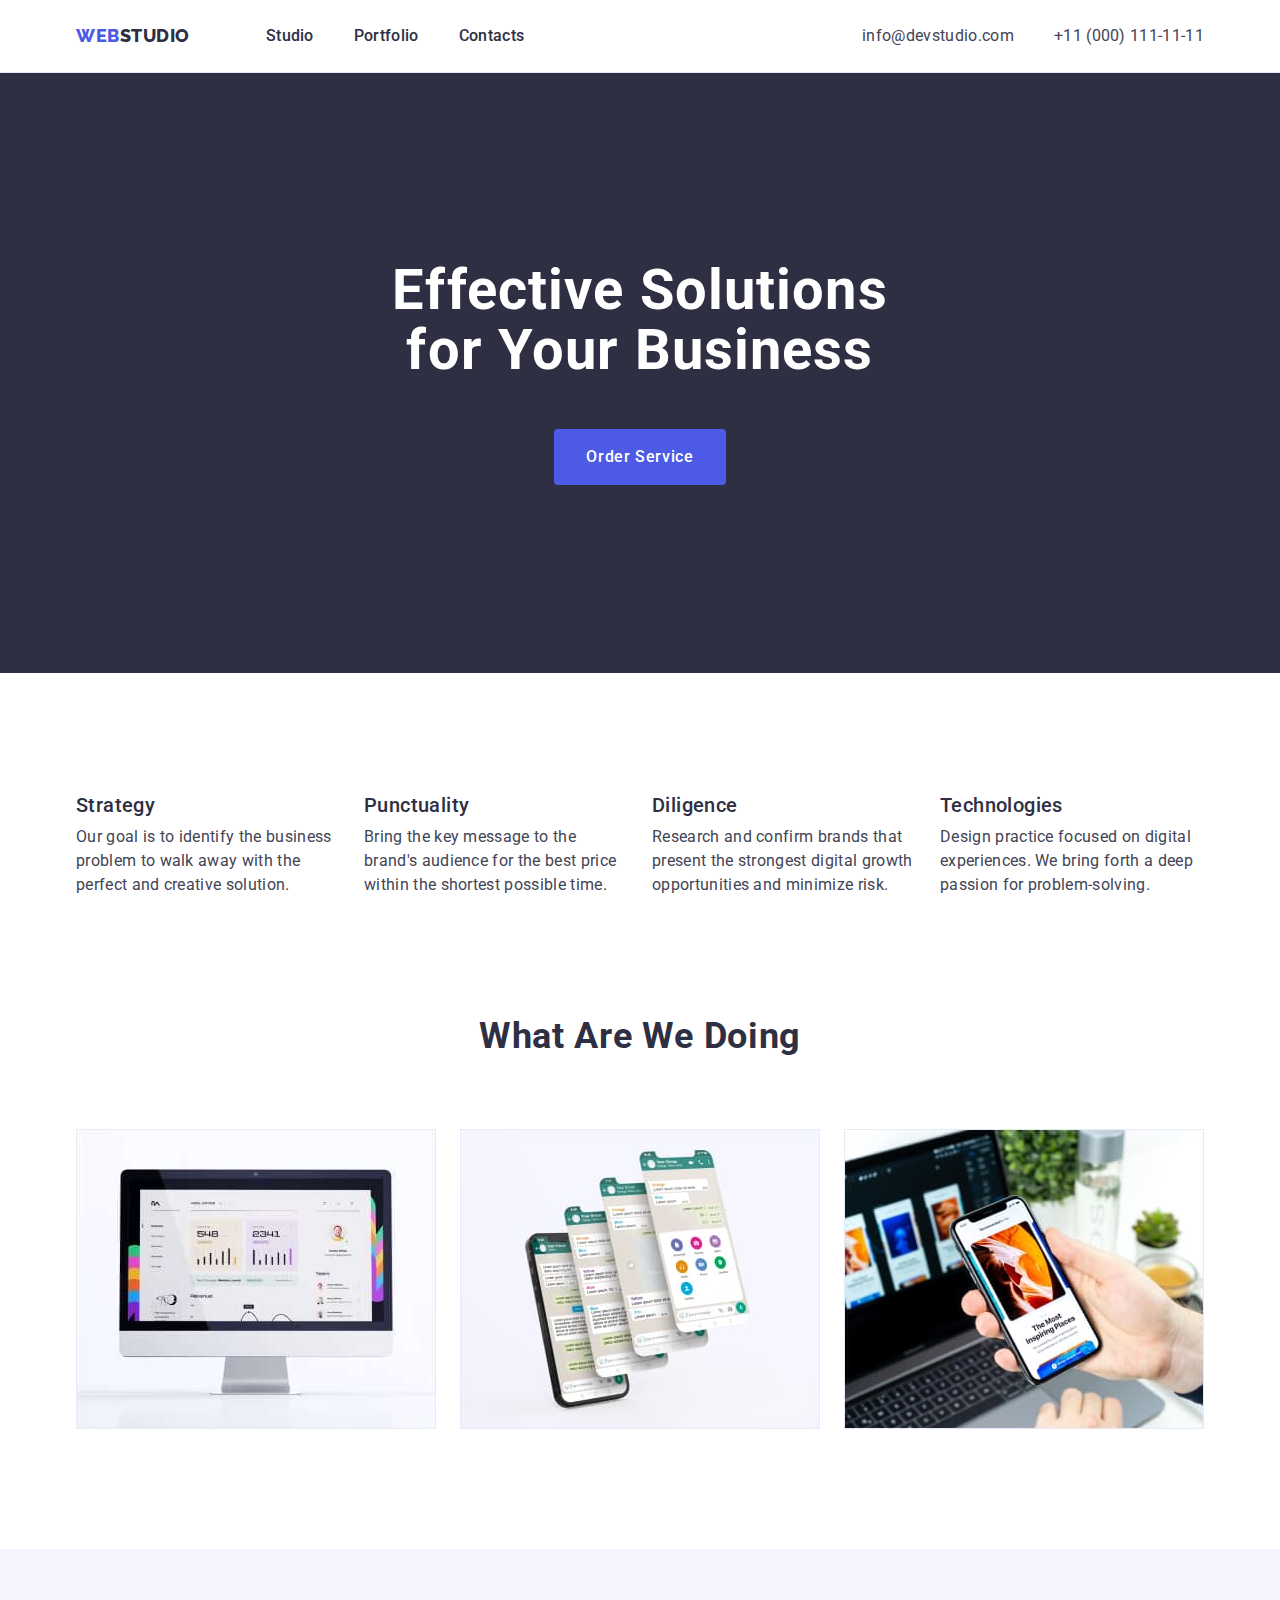
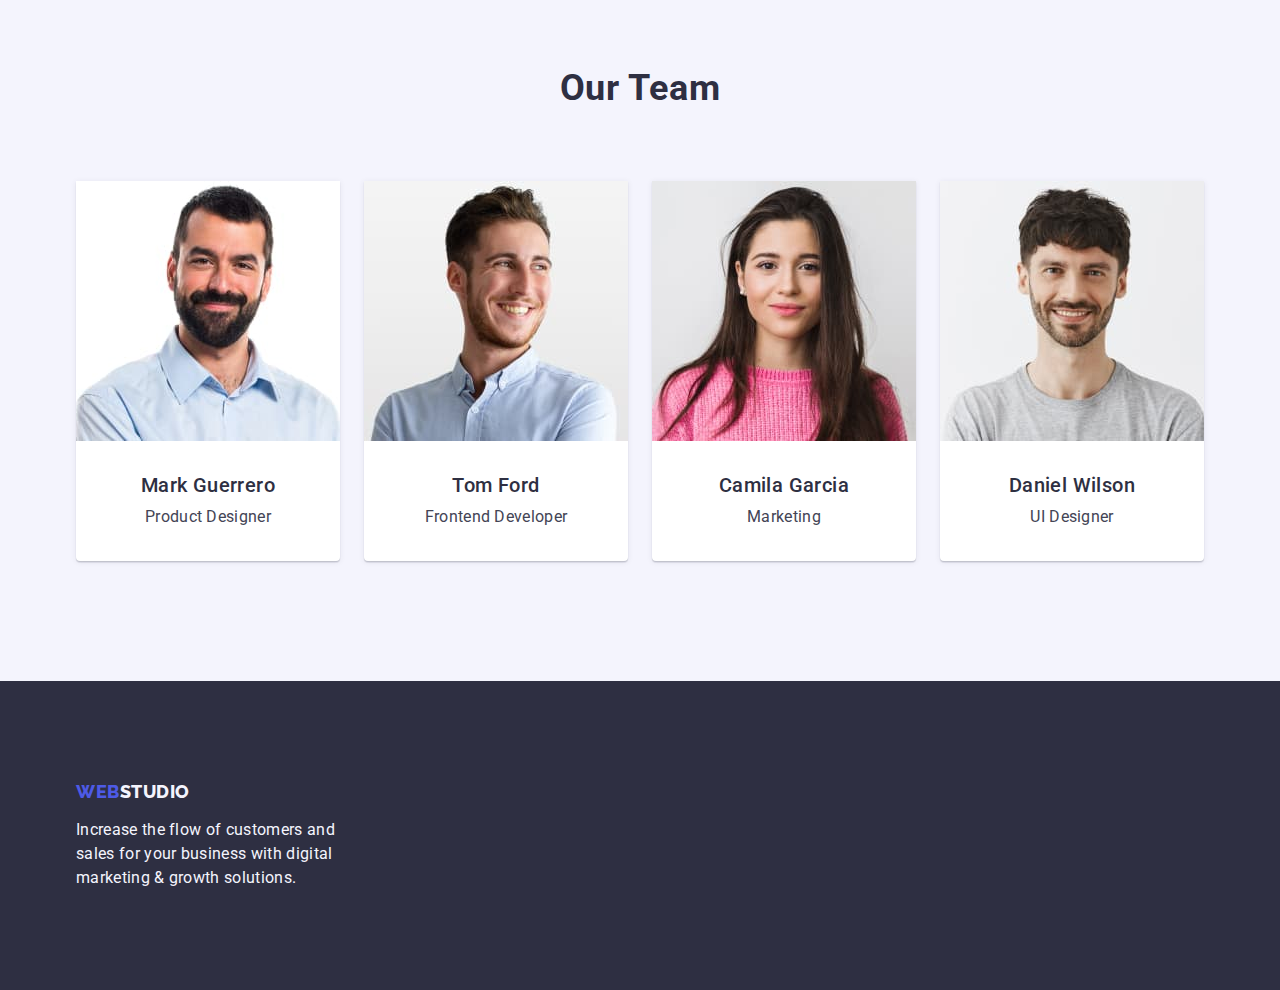
<file: index.html>
<!DOCTYPE html>
<html lang="en">
  <head>
    <meta charset="UTF-8" />
    <meta http-equiv="X-UA-Compatible" content="IE=edge" />
    <meta name="viewport" content="width=device-width, initial-scale=1.0" />
    <link rel="preconnect" href="https://fonts.googleapis.com" />
    <link rel="preconnect" href="https://fonts.gstatic.com" crossorigin />
    <link
      rel="stylesheet"
      href="https://cdn.jsdelivr.net/npm/modern-normalize@1.1.0/modern-normalize.min.css"
    />
    <link
      href="https://fonts.googleapis.com/css2?family=Raleway:wght@800&family=Roboto:wght@400;500;700;900&display=swap"
      rel="stylesheet"
    />
    <link rel="stylesheet" href="./css/styles.css" />
    <title>WebStudio</title>
  </head>
  <body>
    <!-- Шапка сторінки -->
    <header class="header">
      <div class="container header-container">
        <nav class="site-nav">
          <a href="./index.html" class="logo link"
            >Web<span class="main-logo">Studio</span></a
          >
          <!-- Навігація на інші сторінки -->
          <ul class="nav-menu list">
            <li class="menu-link">
              <a class="link-item link" href="./index.html">Studio</a>
            </li>
            <li class="menu-link">
              <a class="link-item link" href="./portfolio.html">Portfolio</a>
            </li>
            <li class="menu-link">
              <a class="link-item link" href="">Contacts</a>
            </li>
          </ul>
        </nav>
        <!-- Контактна інформація -->
        <address class="feedback-menu">
          <ul class="feedback-list list">
            <li class="contacts-mail">
              <a
                class="link feedback feedback-mail"
                href="mailto:info@devstudio.com"
                >info@devstudio.com</a
              >
            </li>
            <li class="contacts-phone">
              <a class="link feedback feedback-tel" href="tel:+110001111111"
                >+11 (000) 111-11-11</a
              >
            </li>
          </ul>
        </address>
      </div>
    </header>
    <!-- Головний контент -->
    <main class="main-content">
      <!-- Перша секція -->
      <section class="section-hero">
        <div class="hero-container container">
          <h1 class="main-title">Effective Solutions for Your Business</h1>
          <button class="main-btn" type="button">Order Service</button>
        </div>
      </section>
      <!-- Друга секція -->
      <section class="about-section section">
        <!-- Примеры работ -->
        <div class="container">
          <h2 class="about-title">About Us</h2>
          <ul class="list-skills list">
            <li class="skill">
              <h3 class="skill-name">Strategy</h3>
              <p class="skill-text">
                Our goal is to identify the business problem to walk away with
                the perfect and creative solution.
              </p>
            </li>
            <li class="skill">
              <h3 class="skill-name">Punctuality</h3>
              <p class="skill-text">
                Bring the key message to the brand's audience for the best price
                within the shortest possible time.
              </p>
            </li>
            <li class="skill">
              <h3 class="skill-name">Diligence</h3>
              <p class="skill-text">
                Research and confirm brands that present the strongest digital
                growth opportunities and minimize risk.
              </p>
            </li>
            <li class="skill">
              <h3 class="skill-name">Technologies</h3>
              <p class="skill-text">
                Design practice focused on digital experiences. We bring forth a
                deep passion for problem-solving.
              </p>
            </li>
          </ul>
        </div>
      </section>
      <!-- Третя секція -->
      <section class="specialization-section section">
        <div class="container">
          <h2 class="minor-title">What are we doing</h2>
          <ul class="specialization-list list">
            <li class="img-special">
              <img src="./images/img-1.jpg" alt="computer" width="360" />
            </li>
            <li class="img-special">
              <img src="./images/img-2.jpg" alt="phone" width="360" />
            </li>
            <li class="img-special">
              <img src="./images/img-3.jpg" alt="computer-phone" width="360" />
            </li>
          </ul>
        </div>
      </section>
      <!-- Четверта секція -->
      <section class="team-section section">
        <div class="container">
          <h2 class="minor-title">Our Team</h2>
          <ul class="team-list list">
            <!-- Mark Guerrero -->
            <li class="team-list-item">
              <img
                src="./images/team-card-1.jpg"
                alt="product designer"
                width="264"
              />
              <div class="name-workers">
                <h3 class="employee-name">Mark Guerrero</h3>
                <p class="job-title">Product Designer</p>
              </div>
            </li>
            <!-- Tom Ford -->
            <li class="team-list-item">
              <img
                src="./images/team-card-2.jpg"
                alt="frontend developer"
                width="264"
              />
              <div class="name-workers">
                <h3 class="employee-name">Tom Ford</h3>
                <p class="job-title">Frontend Developer</p>
              </div>
            </li>
            <!-- Camila Garcia -->
            <li class="team-list-item">
              <img src="./images/team-card-3.jpg" alt="marketing" width="264" />
              <div class="name-workers">
                <h3 class="employee-name">Camila Garcia</h3>
                <p class="job-title">Marketing</p>
              </div>
            </li>
            <!-- Daniel Wilson -->
            <li class="team-list-item">
              <img
                src="./images/team-card-4.jpg"
                alt="UI designer"
                width="264"
              />
              <div class="name-workers">
                <h3 class="employee-name">Daniel Wilson</h3>
                <p class="job-title">UI Designer</p>
              </div>
            </li>
          </ul>
        </div>
      </section>
    </main>
    <!-- Підвал -->
    <footer class="footer">
      <div class="footer-container container">
        <a href="./index.html" class="logo main-logo-footer link"
          >Web<span class="footer-logo-right">Studio</span></a
        >
        <p class="footer-text">
          Increase the flow of customers and sales for your business with
          digital marketing & growth solutions.
        </p>
      </div>
    </footer>
  </body>
</html>
</file>
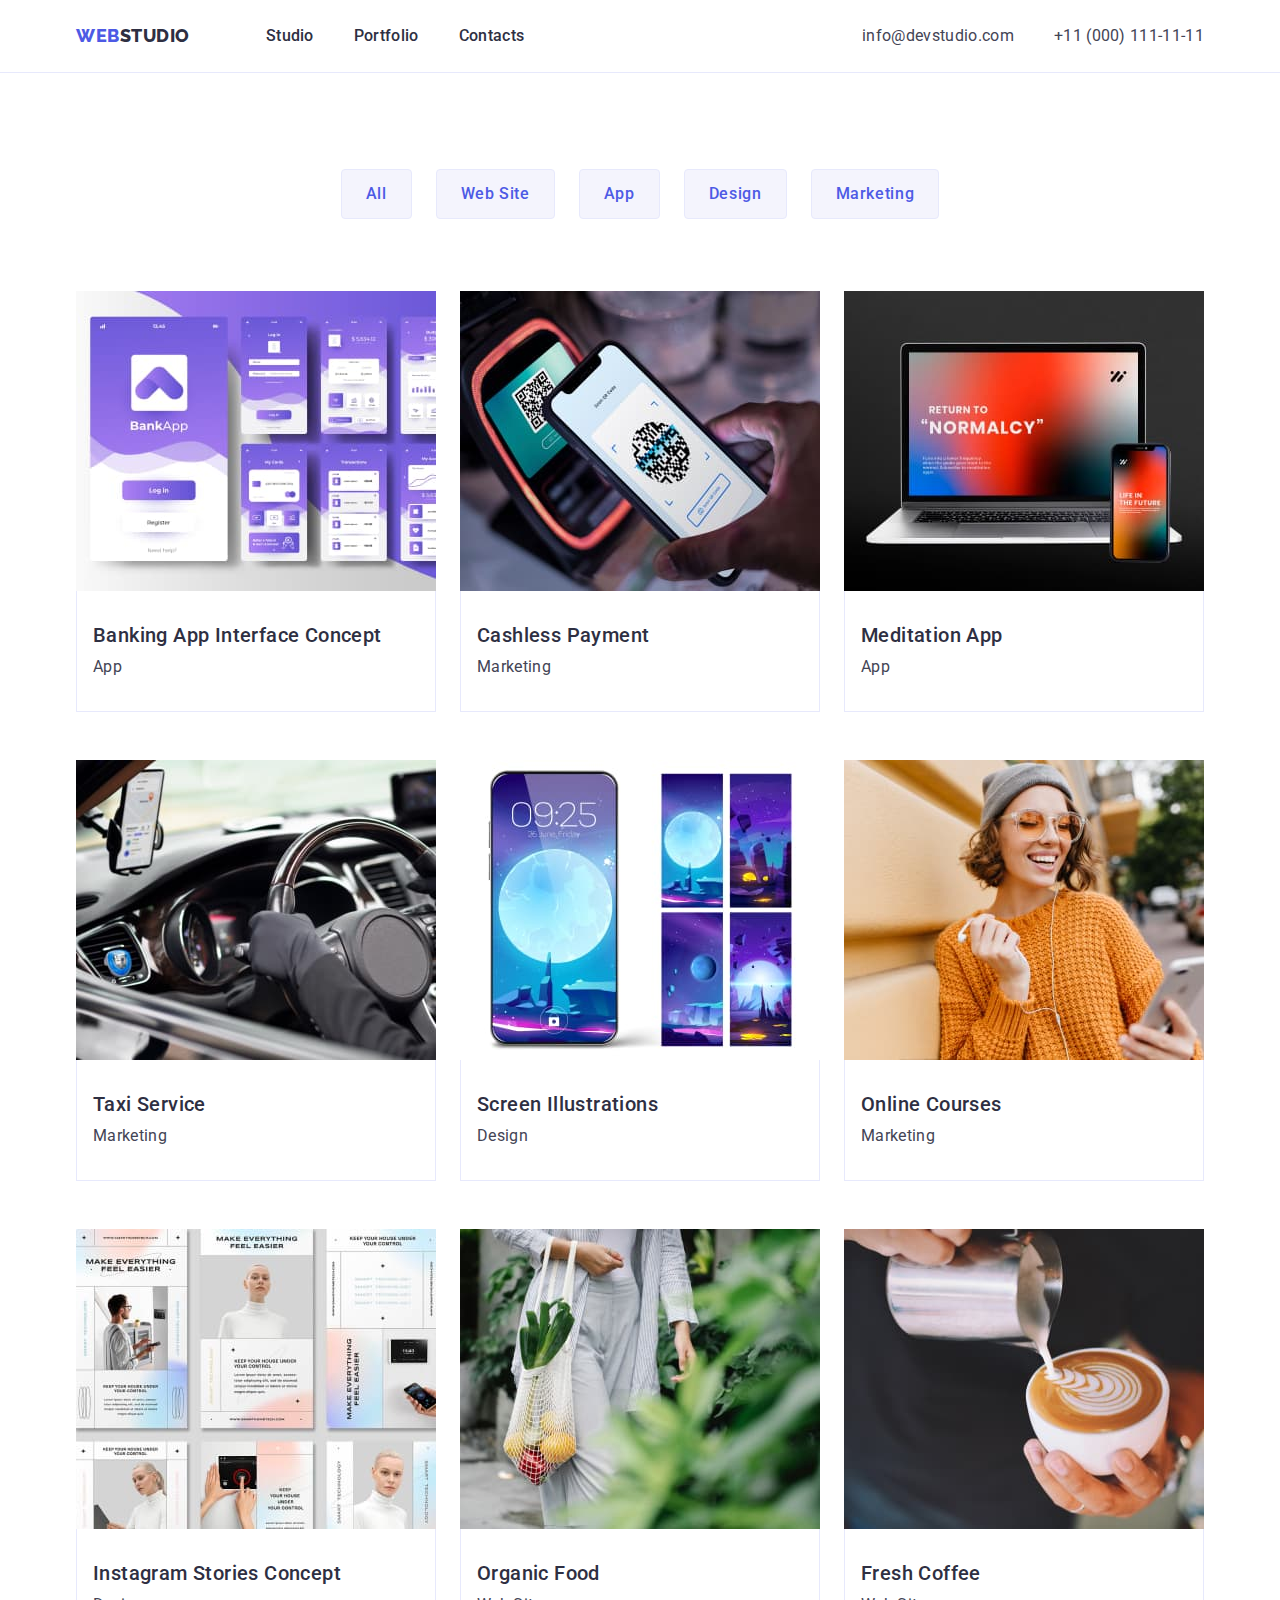
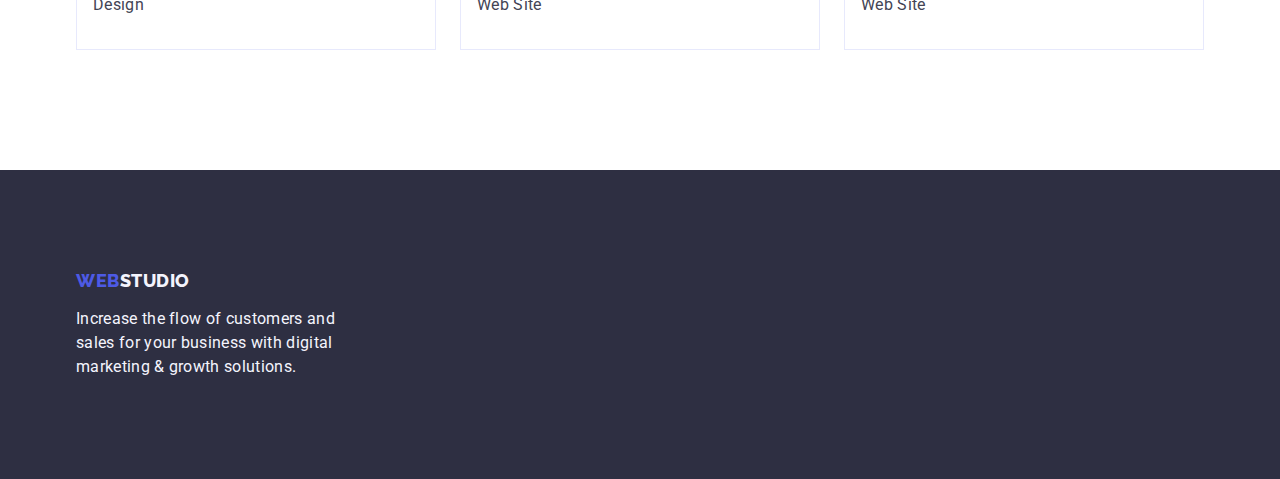
<file: portfolio.html>
<!DOCTYPE html>
<html lang="en">
  <head>
    <meta charset="UTF-8" />
    <meta http-equiv="X-UA-Compatible" content="IE=edge" />
    <meta name="viewport" content="width=device-width, initial-scale=1.0" />
    <link rel="preconnect" href="https://fonts.googleapis.com" />
    <link rel="preconnect" href="https://fonts.gstatic.com" crossorigin />
    <link
      rel="stylesheet"
      href="https://cdn.jsdelivr.net/npm/modern-normalize@1.1.0/modern-normalize.min.css"
    />
    <link
      href="https://fonts.googleapis.com/css2?family=Raleway:wght@800&family=Roboto:wght@400;500;700;900&display=swap"
      rel="stylesheet"
    />
    <link rel="stylesheet" href="./css/styles.css" />
    <title>Portfolio</title>
  </head>
  <body>
    <header class="header">
      <div class="container header-container">
        <nav class="site-nav">
          <a href="./index.html" class="logo link"
            >Web<span class="main-logo">Studio</span></a
          >
          <!-- Навігація на інші сторінки -->
          <ul class="nav-menu list">
            <li class="menu-link">
              <a class="link-item link" href="./index.html">Studio</a>
            </li>
            <li class="menu-link">
              <a class="link-item link" href="./portfolio.html">Portfolio</a>
            </li>
            <li class="menu-link">
              <a class="link-item link" href="">Contacts</a>
            </li>
          </ul>
        </nav>
        <!-- Контактна інформація -->
        <address class="feedback-menu">
          <ul class="feedback-list list">
            <li class="contacts-mail">
              <a
                class="link feedback feedback-mail"
                href="mailto:info@devstudio.com"
                >info@devstudio.com</a
              >
            </li>
            <li class="contacts-phone">
              <a class="link feedback feedback-tel" href="tel:+110001111111"
                >+11 (000) 111-11-11</a
              >
            </li>
          </ul>
        </address>
      </div>
    </header>
    <main>
      <section class="portfolio">
        <!-- Меню сторінки -->
        <div class="container">
          <h1 class="about-title">Work menu</h1>
          <ul class="btn-menu-list portfolio-menu list">
            <li><button type="button" class="btn-menu-item">All</button></li>
            <li>
              <button type="button" class="btn-menu-item">Web Site</button>
            </li>
            <li><button type="button" class="btn-menu-item">App</button></li>
            <li><button type="button" class="btn-menu-item">Design</button></li>
            <li>
              <button type="button" class="btn-menu-item">Marketing</button>
            </li>
          </ul>
          <!-- Галерея -->
          <ul class="examples-list list">
            <li class="list-link-portfolio">
              <a class="link" href=""
                ><img
                  src="./images/portfolio/project-1.jpg"
                  alt="App Interface Concept"
                  width="360"
                />
                <div class="application">
                  <h2 class="examples-title">Banking App Interface Concept</h2>
                  <p class="examples-text-item">App</p>
                </div></a
              >
            </li>
            <li class="list-link-portfolio">
              <a class="link" href=""
                ><img
                  src="./images/portfolio/project-2.jpg"
                  alt="Cashless Payment"
                  width="360"
                />

                <div class="application">
                  <h2 class="examples-title">Cashless Payment</h2>
                  <p class="examples-text-item">Marketing</p>
                </div></a
              >
            </li>
            <li class="list-link-portfolio">
              <a class="link" href=""
                ><img
                  src="./images/portfolio/project-3.jpg"
                  alt="Laptop"
                  width="360"
                />

                <div class="application">
                  <h2 class="examples-title">Meditation App</h2>
                  <p class="examples-text-item">App</p>
                </div></a
              >
            </li>
            <li class="list-link-portfolio">
              <a class="link" href=""
                ><img
                  src="./images/portfolio/project-4.jpg"
                  alt="Car"
                  width="360"
                />

                <div class="application">
                  <h2 class="examples-title">Taxi Service</h2>
                  <p class="examples-text-item">Marketing</p>
                </div></a
              >
            </li>
            <li class="list-link-portfolio">
              <a class="link" href=""
                ><img
                  src="./images/portfolio/project-5.jpg"
                  alt="Phone"
                  width="360"
                />

                <div class="application">
                  <h2 class="examples-title">Screen Illustrations</h2>
                  <p class="examples-text-item">Design</p>
                </div></a
              >
            </li>
            <li class="list-link-portfolio">
              <a class="link" href=""
                ><img
                  src="./images/portfolio/project-6.jpg"
                  alt="Woman"
                  width="360"
                />

                <div class="application">
                  <h2 class="examples-title">Online Courses</h2>
                  <p class="examples-text-item">Marketing</p>
                </div></a
              >
            </li>
            <li class="list-link-portfolio">
              <a class="link" href=""
                ><img
                  src="./images/portfolio/project-7.jpg"
                  alt="Instagram Stories Concept"
                  width="360"
                />

                <div class="application">
                  <h2 class="examples-title">Instagram Stories Concept</h2>
                  <p class="examples-text-item">Design</p>
                </div></a
              >
            </li>
            <li class="list-link-portfolio">
              <a class="link" href=""
                ><img
                  src="./images/portfolio/project-8.jpg"
                  alt="Organic Food"
                  width="360"
                />

                <div class="application">
                  <h2 class="examples-title">Organic Food</h2>
                  <p class="examples-text-item">Web Site</p>
                </div></a
              >
            </li>
            <li class="list-link-portfolio">
              <a class="link" href=""
                ><img
                  src="./images/portfolio/project-9.jpg"
                  alt="Coffe"
                  width="360"
                />

                <div class="application">
                  <h2 class="examples-title">Fresh Coffee</h2>
                  <p class="examples-text-item">Web Site</p>
                </div></a
              >
            </li>
          </ul>
        </div>
      </section>
    </main>
    <footer class="footer">
      <div class="footer-container container">
        <a href="./index.html" class="logo main-logo-footer link"
          >Web<span class="footer-logo-right">Studio</span></a
        >
        <p class="footer-text">
          Increase the flow of customers and sales for your business with
          digital marketing & growth solutions.
        </p>
      </div>
    </footer>
  </body>
</html>
</file>
<file: css/styles.css>
:root {
  --main-background-color: #ffffff;
  --main-text-color: #434455;
  --main-secodary-text-color: #f4f4fd;
  --main-title-color: #2e2f42;
  --border-color-btn-portfolio: #e7e9fc;
}
/* ===========Default=========== */
h1,
h2,
h3,
p {
  margin-top: 0;
  margin-bottom: 0;
}
ul,
ol {
  margin-top: 0;
  margin-bottom: 0;
  padding-left: 0;
}
img {
  display: block;
}
body {
  font-family: 'Roboto', sans-serif;
  font-size: 16px;
  color: var(--main-text-color);
  background-color: var(--main-background-color);
}
.container {
  width: 1158px;
  margin-left: auto;
  margin-right: auto;
  padding-left: 15px;
  padding-right: 15px;
}
.link {
  text-decoration: none;
}
.list {
  padding-left: 0;
  margin-top: 0;
  margin-bottom: 0;
  list-style: none;
}
.link-item:hover,
.link-item:focus {
  color: #404bbf;
}
.feedback:hover,
.feedback:focus {
  color: #404bbf;
}
.btn-menu-item:hover,
.btn-menu-item:focus {
  background-color: #404bbf;
  color: #ffffff;
}
/* ===========/Default=========== */

/* ===========Шапка=========== */
.header {
  border-bottom: 1px solid #e7e9fc;
}
.header-container {
  display: flex;
  align-items: center;
}
.site-nav {
  display: flex;
  align-items: center;
}
.logo {
  display: inline-block;
  font-family: 'Raleway', sans-serif;
  font-weight: 800;
  font-size: 18px;
  line-height: 1.17;
  letter-spacing: 0.03em;
  margin-right: 76px;
  text-transform: uppercase;
  color: #4d5ae5;
}
.main-logo {
  color: var(--main-title-color);
}
.nav-menu {
  display: flex;
  font-weight: 500;
  line-height: 1.5;
  letter-spacing: 0.02em;
  gap: 40px;
}
.link-item {
  display: flex;
  padding: 24px 0;
  color: var(--main-title-color);
}
.feedback-menu {
  font-style: normal;
  display: flex;
  margin-left: auto;
}
.feedback-list {
  display: flex;
  gap: 40px;
}
.feedback {
  font-family: 'Roboto', sans-serif;
  font-size: 16px;
  line-height: 1.5;
  letter-spacing: 0.02em;
  color: var(--main-text-color);
}
/* ===========/Шапка=========== */

/* Index */
/* ===========Hero=========== */
.section-hero {
  margin: auto;
  padding-top: 188px;
  padding-bottom: 188px;
  background-color: var(--main-title-color);
}
.main-title {
  font-family: 'Roboto', sans-serif;
  font-size: 56px;
  line-height: 1.07;
  letter-spacing: 0.02em;
  text-align: center;
  margin: auto;
  max-width: 496px;
  margin-bottom: 48px;
  color: #ffffff;
}
.main-btn {
  display: block;
  border: none;
  margin: auto;
  border-radius: 4px;
  padding: 16px 32px;
  min-width: 169px;
  font-family: 'Roboto', sans-serif;
  font-weight: 500;
  font-size: 16px;
  line-height: 1.5;
  letter-spacing: 0.04em;
  color: #ffffff;
  background-color: #4d5ae5;
  cursor: pointer;
}
.main-btn:hover,
.main-btn:focus {
  background-color: #404bbf;
  cursor: pointer;
}
/* ===========/Hero=========== */
/* ===========Main=========== */
.main-content {
  margin: auto;
}
/* About section */
.about-section {
  padding-top: 120px;
  padding-bottom: 120px;
}
.about-title {
  position: absolute;
  white-space: nowrap;
  width: 1px;
  height: 1px;
  overflow: hidden;
  border: 0;
  padding: 0;
  clip: rect(0 0 0 0);
  clip-path: inset(50%);
  margin: -1px;
}
.list-skills {
  display: flex;
  gap: 24px;
}
.list-skills:last-child {
  margin-right: 0;
}
.skill {
  width: calc((100% - 72px) / 4);
}
.skill-name {
  text-align: start;
  margin-top: 0;
  margin-bottom: 8px;
  font-weight: 500;
  font-size: 20px;
  line-height: 1.2;
  letter-spacing: 0.02em;
  color: var(--main-title-color);
}
.skill-text {
  line-height: 1.5;
  letter-spacing: 0.02em;
}
/* /About section */
/* Specialization section */
.specialization-section {
  padding-bottom: 120px;
}
.specialization-list {
  display: flex;
  gap: 24px;
}

.img-special {
  box-sizing: border-box;
  width: calc((100% - 48px) / 3);
}
/* /Specialization section */
/* Team section */
.team-section {
  padding-top: 120px;
  padding-bottom: 120px;
  background-color: var(--main-secodary-text-color);
}
.minor-title {
  margin-top: 0;
  margin-bottom: 72px;
  font-size: 36px;
  line-height: 1.11;
  letter-spacing: 0.02em;
  text-align: center;
  text-transform: capitalize;
  color: var(--main-title-color);
}
.team-section {
  padding: 120px 0 120px;
  background-color: var(--main-secodary-text-color);
}
.team-list {
  display: flex;
  gap: 24px;
}
.team-list:last-child {
  margin-right: 0;
}
.team-list-item {
  width: calc((100% - 48px) / 3);
  width: 264px;
  height: 380px;
  border-radius: 0px 0px 4px 4px;
  box-shadow: 0px 1px 6px rgba(46, 47, 66, 0.08),
    0px 1px 1px rgba(46, 47, 66, 0.16), 0px 2px 1px rgba(46, 47, 66, 0.08);
  background-color: #ffffff;
}
.name-workers {
  padding: 32px 16px;
}
.employee-name {
  text-align: center;
  margin-top: 0;
  margin-bottom: 8px;
  font-weight: 500;
  font-size: 20px;
  line-height: 1.2;
  letter-spacing: 0.02em;
  color: var(--main-title-color);
}
.job-title {
  text-align: center;
  margin-top: 0;
  margin-bottom: 0;
  line-height: 1.5;
  letter-spacing: 0.02em;
}
/* /Team section */
/* ===========/Main=========== */
/* ==========Portfolio========== */
.portfolio {
  padding: 96px 0 120px;
}
.btn-menu-list {
  display: flex;
  justify-content: center;
  gap: 24px;
  margin-bottom: 72px;
}
.btn-menu-item {
  font-family: 'Roboto', sans-serif;
  font-weight: 500;
  font-size: 16px;
  line-height: 1.5;
  letter-spacing: 0.04em;
  padding: 12px 24px;
  border: 1px solid var(--border-color-btn-portfolio);
  border-radius: 4px;
  background-color: var(--main-secodary-text-color);
  color: #4d5ae5;
  cursor: pointer;
}
.btn-menu-item:hover,
.btn-menu-item:focus-visible {
  border: 1px solid transparent;
}
.examples-list {
  display: flex;
  flex-wrap: wrap;
  column-gap: 24px;
  row-gap: 48px;
}
.list-link-portfolio {
  width: calc((100% - 48px) / 3);
}
.application {
  padding: 32px 16px;
  border: 1px solid #e7e9fc;
  border-top: none;
}
.examples-title {
  margin-top: 0;
  margin-bottom: 8px;
  font-family: 'Roboto', sans-serif;
  font-weight: 500;
  font-size: 20px;
  line-height: 1.2;
  letter-spacing: 0.02em;
  color: var(--main-title-color);
}
.examples-text-item {
  font-family: 'Roboto', sans-serif;
  font-size: 16px;
  line-height: 1.5;
  letter-spacing: 0.02em;
  color: var(--main-text-color);
}
/* ==========/Potrfolio========== */
/* ===========Footer=========== */
.footer {
  margin: auto;
  padding: 100px 0;
  background-color: var(--main-title-color);
}
.main-logo-footer {
  display: inline-block;
  margin-bottom: 16px;
}
.footer-logo-right {
  align-items: center;
  padding: 0px;
  color: var(--main-secodary-text-color);
}
.footer-text {
  max-width: 264px;
  font-family: 'Roboto', sans-serif;
  font-size: 16px;
  line-height: 1.5;
  letter-spacing: 0.02em;
  color: var(--main-secodary-text-color);
}
/* ===========/Footer=========== */
</file>
